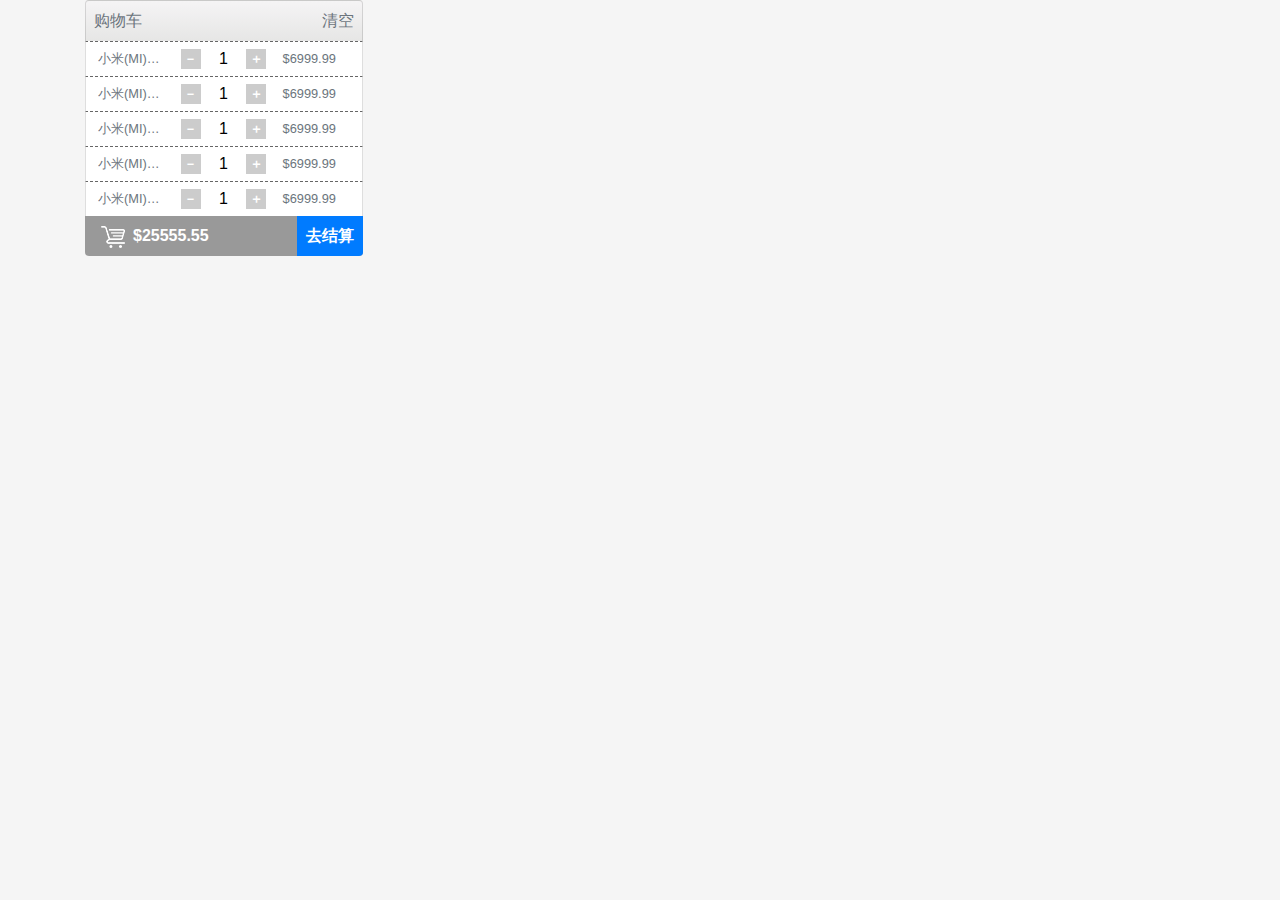
<file: bootPro/bootPro/01_ex.html>
<html lang="en">
	<head>
		<meta charset="UTF-8">
		<title>Document</title>
		<meta name="viewport" content="width=device-width,initial-scale=1">
		<link rel="stylesheet" href="css/bootstrap.css">
		<script src="js/jquery.min.js"></script>
		<script src="js/popper.min.js"></script>
		<script src="js/bootstrap.min.js"></script>
		<style>
			body{background-color: #f5f5f5;}
			.font_small{font-size: 0.8rem;}
			.bg_gray{background:linear-gradient(to bottom, #f5f4f5, #e6e6e5)}
			.border-top{border-top:1px dashed #666 !important;}
			.my_input{
				width: 5%;
				border: 0;outline: 0;
			}
			.my_btn{
				width: 1.25rem;height: 1.25rem;
				line-height: 0;
				padding:0;
				background-color: #ccc;
				font-size: 0.8rem;
				font-weight: bolder;
				color:#fff;
				outline: 0;border: 0;
			}
			.my_bg{background-color: #999;}
			.rounded-bottom-right{border-bottom-right-radius: .25rem ;}
		</style>
	</head>
	<body>
		<div class="container">
			<div class="row no-gutters">
				<div class="col-sm-12 col-lg-3">
					<ul class="list-group">
						<li class="bg_gray p-2 list-group-item d-flex justify-content-between">
							<span class="text-muted">购物车</span>
							<a class="text-muted" href="#"> 清空</a>
						</li>
						<li class="p-1 list-group-item bg-white border-top d-flex justify-content-around align-items-center">
							<p class="mb-0 font_small text-muted w-25 text-truncate">小米(MI)Air 13.3英寸全金属超轻薄笔记本(i5-6200U 8G 256G PCIE固态 940MX独显 FHD WIN10)银</p>
							<button class="my_btn">－</button>
							<input class="my_input" type="text" value="1">
							<button class="my_btn">＋</button>
							<p class="mb-0 font_small text-muted w-25">$6999.99</p>
						</li>
						<li class="p-1 list-group-item bg-white border-top d-flex justify-content-around align-items-center">
							<p class="mb-0 font_small text-muted w-25 text-truncate">小米(MI)Air 13.3英寸全金属超轻薄笔记本(i5-6200U 8G 256G PCIE固态 940MX独显 FHD WIN10)银</p>
							<button class="my_btn">－</button>
							<input class="my_input" type="text" value="1">
							<button class="my_btn">＋</button>
							<p class="mb-0 font_small text-muted w-25">$6999.99</p>
						</li>
						<li class="p-1 list-group-item bg-white border-top d-flex justify-content-around align-items-center">
							<p class="mb-0 font_small text-muted w-25 text-truncate">小米(MI)Air 13.3英寸全金属超轻薄笔记本(i5-6200U 8G 256G PCIE固态 940MX独显 FHD WIN10)银</p>
							<button class="my_btn">－</button>
							<input class="my_input" type="text" value="1">
							<button class="my_btn">＋</button>
							<p class="mb-0 font_small text-muted w-25">$6999.99</p>
						</li>
						<li class="p-1 list-group-item bg-white border-top d-flex justify-content-around align-items-center">
							<p class="mb-0 font_small text-muted w-25 text-truncate">小米(MI)Air 13.3英寸全金属超轻薄笔记本(i5-6200U 8G 256G PCIE固态 940MX独显 FHD WIN10)银</p>
							<button class="my_btn">－</button>
							<input class="my_input" type="text" value="1">
							<button class="my_btn">＋</button>
							<p class="mb-0 font_small text-muted w-25">$6999.99</p>
						</li>
						<li class="p-1 list-group-item bg-white border-top d-flex justify-content-around align-items-center">
							<p class="mb-0 font_small text-muted w-25 text-truncate">小米(MI)Air 13.3英寸全金属超轻薄笔记本(i5-6200U 8G 256G PCIE固态 940MX独显 FHD WIN10)银</p>
							<button class="my_btn">－</button>
							<input class="my_input" type="text" value="1">
							<button class="my_btn">＋</button>
							<p class="mb-0 font_small text-muted w-25">$6999.99</p>
						</li>
						<li class="text-white border-0 font-weight-bold p-0 pl-3 align-items-center my_bg list-group-item d-flex justify-content-between">
							<div><img class="mr-2" src="img/foodstore/foodstore_car_2.png">$25555.55</div>
							<a class="text-white bg-primary rounded-bottom-right py-2 w-25 text-center" href="#">去结算</a>
						</li>
					</ul>
				</div>
			</div>
		</div>
	</body>
</html>
</file>
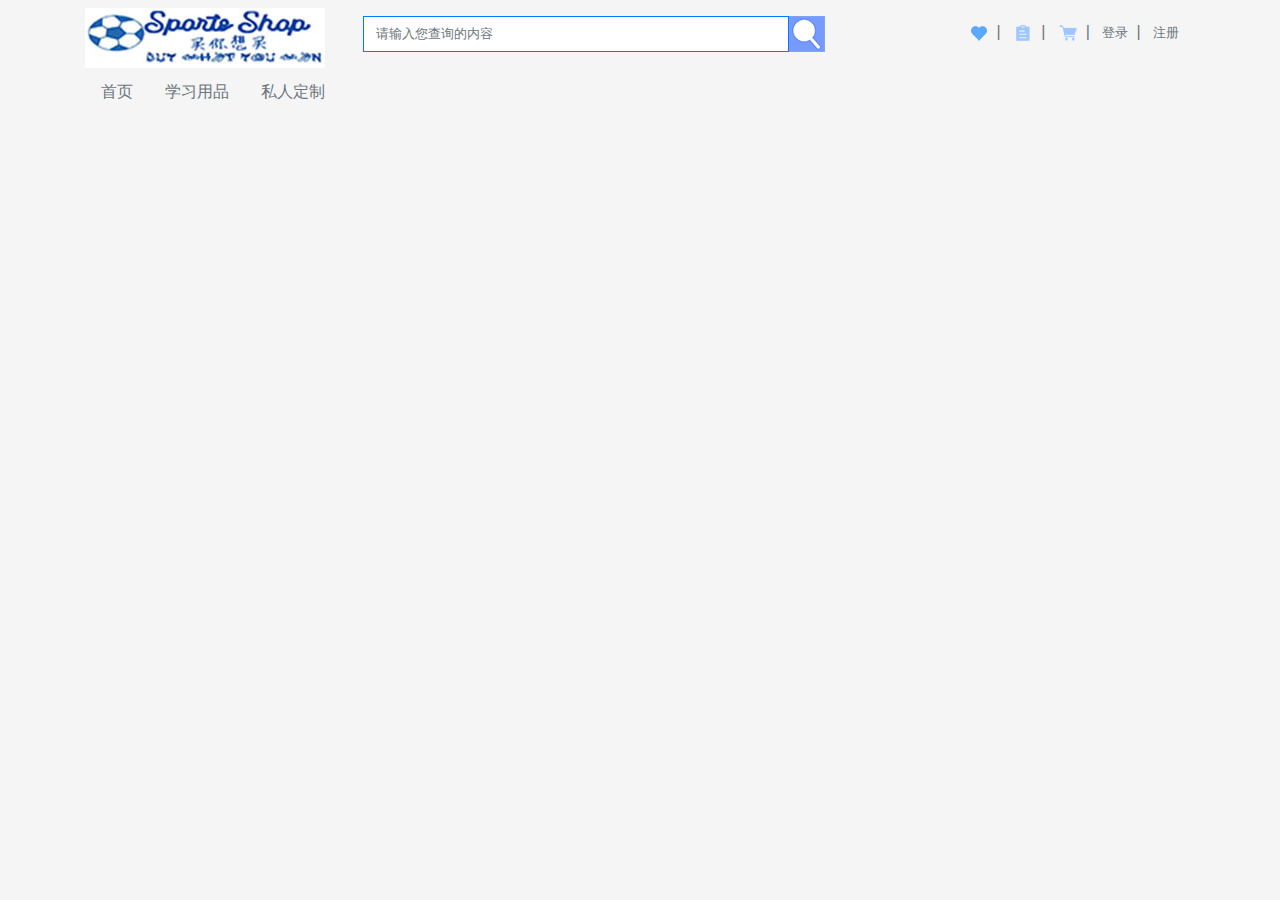
<file: bootPro/bootPro/header.html>
<html lang="en">
	<head>
		<meta charset="UTF-8">
		<title>Document</title>
		<meta name="viewport" content="width=device-width,initial-scale=1">
		<link rel="stylesheet" href="css/bootstrap.css">
		<script src="js/jquery.min.js"></script>
		<script src="js/popper.min.js"></script>
		<script src="js/bootstrap.min.js"></script>
		<link rel="stylesheet" href="css/comm.css">
		<link rel="stylesheet" href="css/header.css">
<!--		<script type="text/javascript">-->
<!--			$(function(){-->
<!--				gotoLogin();-->
<!--			});-->
<!--			function gotoLogin()-->
<!--			{-->
<!--				// window.location.href='login.html'l-->
<!--				 alert("haha");-->
<!--			}-->

<!--		</script>-->
	</head>
	<body>
		<div class="container mt-2">
			<div class="row no-gutters">
				<div class="col-lg-3 col-sm-12">
					<a href=""><img src="img/header/logo.png" alt=""></a>
				</div>
				<div class="col-lg-5 col-sm-12">
					<div class="d-flex mt-2">
						<input class="form-control my_input1 rounded-0 border-primary font_small" type="text" placeholder="请输入您查询的内容">
						<a href="#"><img src="img/header/search.png" alt=""></a>
					</div>
				</div>
				<div class="col-lg-4 col-sm-12">
					<ul class="breadcrumb bg-transparent justify-content-lg-end">
						<li class="breadcrumb-item">
							<a href="#"><img src="img/header/care.png"></a>
						</li>
						<li class="breadcrumb-item">
							<a href="#"><img src="img/header/order.png"></a>
						</li>
						<li class="breadcrumb-item">
							<a href="#"><img src="img/header/shop_car.png"></a>
						</li>
						<li class="breadcrumb-item">
							<a class="text-muted font_small" href="#">登录</a>
						</li>

<!--							<input type="button" value="登录" onclick="gotoLogin()"></input>-->


						<li class="breadcrumb-item">
							<a class="text-muted font_small" href="#">注册</a>
						</li>
					</ul>

				</div>

			</div>
			<ul class="nav">

				<li class="nav-item"><a class="nav-link text-muted" href="#">首页</a></li>
				<li class="nav-item"><a class="nav-link text-muted" href="#">学习用品</a></li>
				<li class="nav-item"><a class="nav-link text-muted" href="#">私人定制</a></li>
			</ul>
		</div>
	</body>
</html>
</file>
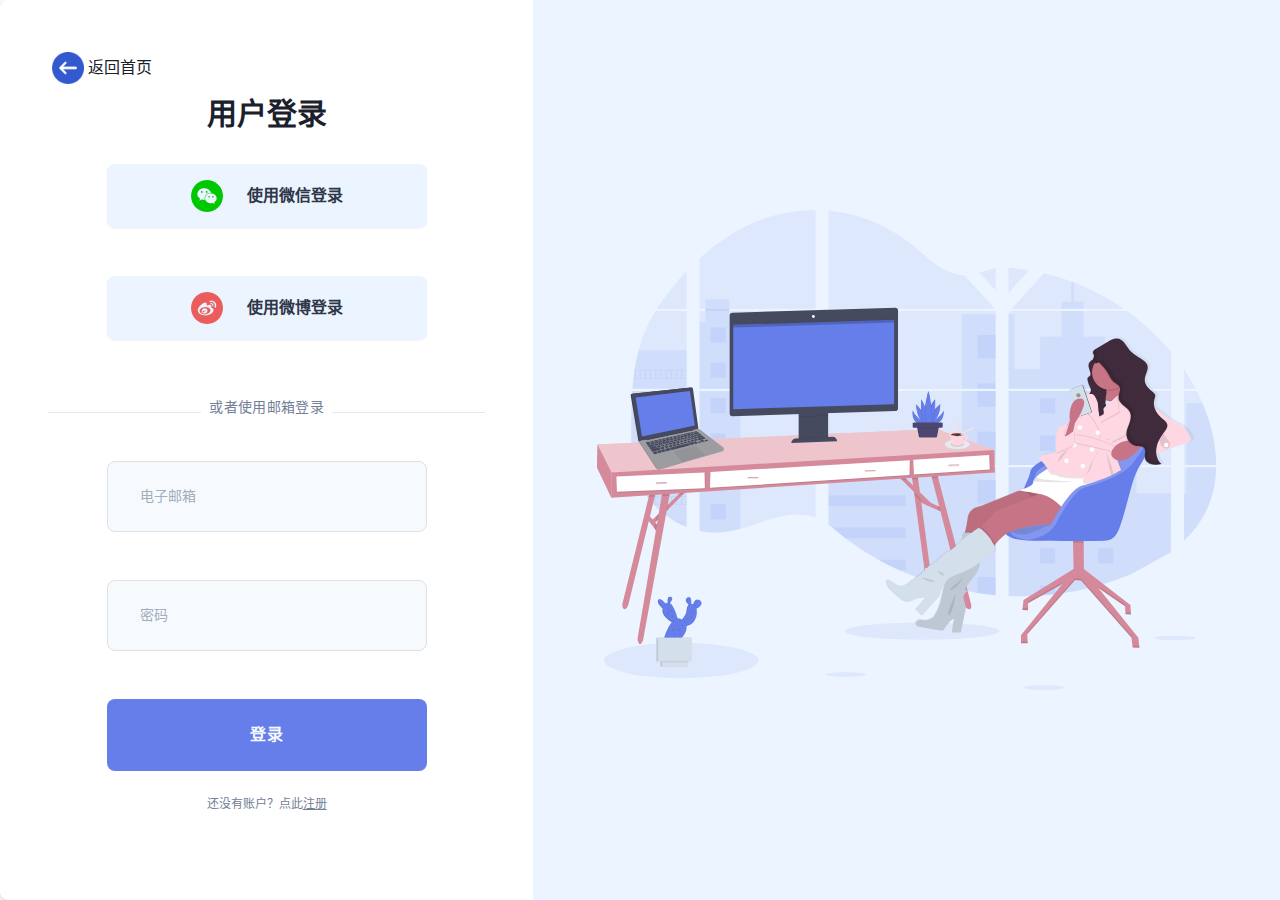
<file: bootPro/bootPro/login.html>
<!DOCTYPE html>
<html lang="zh-CN">
<head>
    <meta charset="utf-8">
    <meta name="viewport" content="width=device-width, initial-scale=1, maximum-scale=1">
    <title>登录</title>
    <link rel="stylesheet" href="css/bootstrap.css">
    <script src="js/jquery.min.js"></script>
    <script src="js/popper.min.js"></script>
    <script src="js/bootstrap.min.js"></script>
    <link rel="stylesheet" href="css/tailwind.min.css">
    <link rel="stylesheet" href="css/comm.css">
    <style>
        .dowebok .weixin, .dowebok .weibo {
            display: inline-block;
            width: 32px;
            height: 32px;
            background-size: cover;
        }

        .dowebok .weixin {
            background-image: url(img/weixin.png);
        }

        .dowebok .weibo {
            background-image: url(img/weibo.png);
        }
    </style>
    <script type="text/javascript">
        function gotoindex(){
           // window.history.go(-1);
            window.location.href='index.html';
        }
    </script>
</head>


<body class="min-h-screen bg-gray-100 text-gray-900 flex justify-center dowebok">
<!--    <header>-->
<!--        <iframe class="my_header" scrolling="no" src="header.html"></iframe>-->
<!--    </header>-->
    <div class="max-w-screen-xl m-0 sm:m-20 bg-white shadow sm:rounded-lg flex justify-center flex-1">
        <div class="lg:w-1/2 xl:w-5/12 p-6 sm:p-12">
            <img src="img/goback.png" class="float-left h-10 w-10" onclick="goback()"><p class="float-left mt-2" onclick="gotoindex()">返回首页</p>

            <div class="mt-12 flex flex-col items-center">

                <h1 class="text-2xl xl:text-3xl font-extrabold">用户登录</h1>
                <div class="w-full flex-1 mt-8">

                    <div class="flex flex-col items-center">
                        <button class="w-full max-w-xs font-bold shadow-sm rounded-lg py-3 bg-indigo-100 text-gray-800 flex items-center justify-center ease-in-out focus:outline-none hover:shadow focus:shadow-sm focus:shadow-outline">
                            <div class="weixin"></div>
                            <span class="ml-4">使用微信登录</span>
                        </button>
                        <button class="w-full max-w-xs font-bold shadow-sm rounded-lg py-3 bg-indigo-100 text-gray-800 flex items-center justify-center ease-in-out focus:outline-none hover:shadow focus:shadow-sm focus:shadow-outline mt-5">
                            <div class="weibo"></div>
                            <span class="ml-4">使用微博登录</span>
                        </button>
                    </div>

                    <div class="my-12 border-b text-center">
                        <div class="leading-none px-2 inline-block text-sm text-gray-600 tracking-wide font-medium bg-white transform translate-y-1/2">或者使用邮箱登录</div>
                    </div>

                    <form method="" action="">
                    <div class="mx-auto max-w-xs">
                        <input class="w-full px-8 py-4 rounded-lg font-medium bg-gray-100 border border-gray-200 placeholder-gray-500 text-sm focus:outline-none focus:border-gray-400 focus:bg-white" type="email" name="email" placeholder="电子邮箱" />
                        <input class="w-full px-8 py-4 rounded-lg font-medium bg-gray-100 border border-gray-200 placeholder-gray-500 text-sm focus:outline-none focus:border-gray-400 focus:bg-white mt-5" type="password" name="password" placeholder="密码" />
                        <input type="submit" value="登录" class="mt-5 tracking-wide font-semibold bg-indigo-500 text-gray-100 w-full py-4 rounded-lg hover:bg-indigo-700 ease-in-out flex items-center justify-center focus:shadow-outline focus:outline-none">
<!--                            <span class="ml-3">登 录 </span>-->
                        </input>
<!--                        <input type="checkbox">-->
<!--                        <p class="mt-6 text-xs text-gray-600 text-center">我同意并遵守服务协议</p>-->
                        <p class="mt-6 text-xs text-gray-600 text-center">还没有账户？点此<a href="register.html"  style="text-decoration:underline;">注册</a></p>
                    </div>
                    </form>
                </div>
            </div>
        </div>
        <div class="flex-1 bg-indigo-100 text-center hidden lg:flex">
            <div class="m-12 xl:m-16 w-full bg-contain bg-center bg-no-repeat" style="background-image: url('img/dowebok.svg');"></div>
        </div>
    </div>
<!--    <footer>-->
<!--        <iframe class="my_footer" src="footer.html" scrolling="no"></iframe>-->
<!--    </footer>-->
</body>
</html>
</file>
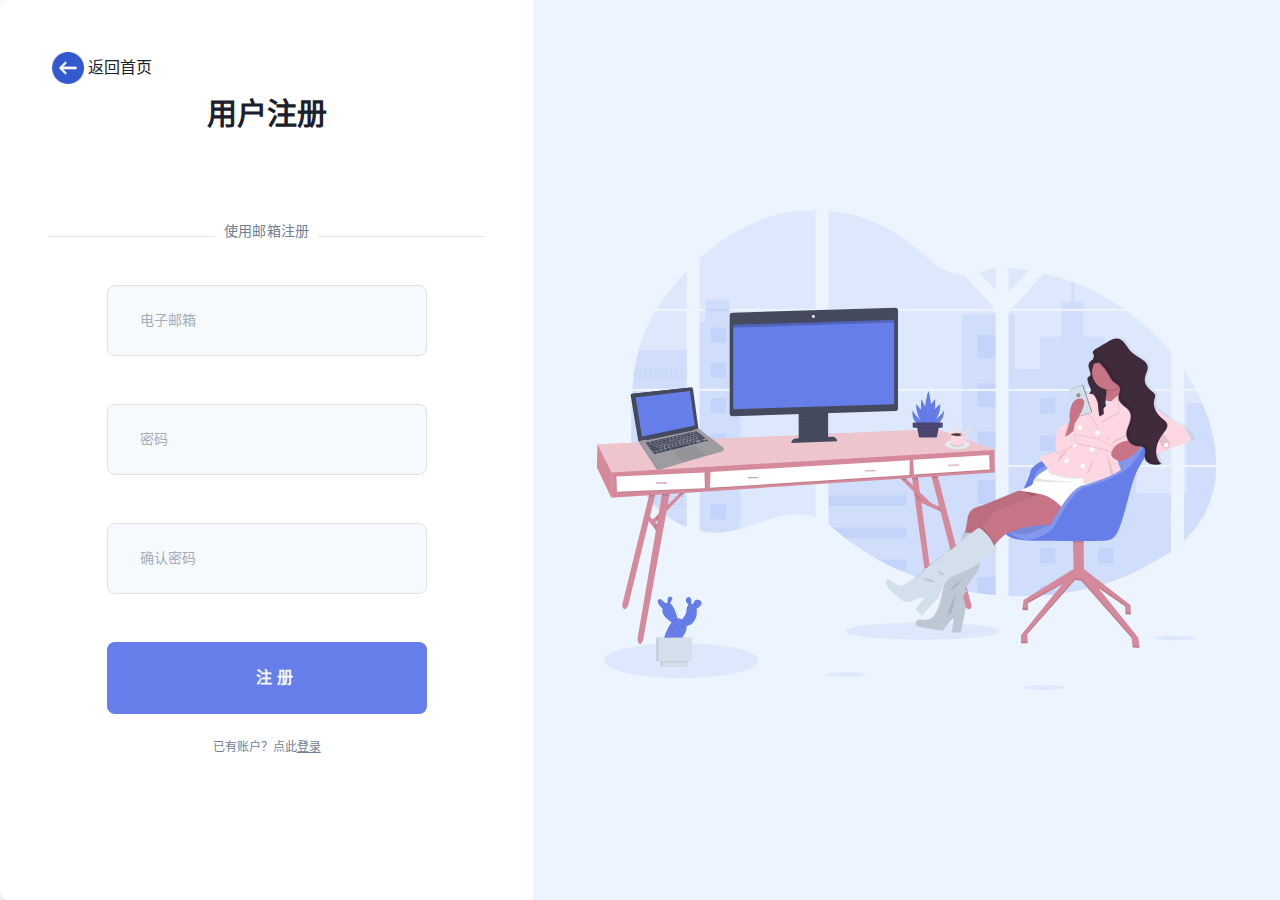
<file: bootPro/bootPro/register.html>
<!DOCTYPE html>
<html lang="zh-CN">
<head>
    <meta charset="utf-8">
    <meta name="viewport" content="width=device-width, initial-scale=1, maximum-scale=1">
    <title>注册</title>
    <link rel="stylesheet" href="css/bootstrap.css">
    <script src="js/jquery.min.js"></script>
    <script src="js/popper.min.js"></script>
    <script src="js/bootstrap.min.js"></script>
    <link rel="stylesheet" href="css/tailwind.min.css">
    <link rel="stylesheet" href="css/comm.css">
    <style>
        .dowebok .weixin, .dowebok .weibo {
            display: inline-block;
            width: 32px;
            height: 32px;
            background-size: cover;
        }

        .dowebok .weixin {
            background-image: url(img/weixin.png);
        }

        .dowebok .weibo {
            background-image: url(img/weibo.png);
        }
    </style>
    <script type="text/javascript">
        function gotoindex(){
          //  window.history.go(-1);
            window.location.href='index.html';
        }
    </script>
</head>


<body class="min-h-screen bg-gray-100 text-gray-900 flex justify-center dowebok">
<!--    <header>-->
<!--        <iframe class="my_header" scrolling="no" src="header.html"></iframe>-->
<!--    </header>-->
<div class="max-w-screen-xl m-0 sm:m-20 bg-white shadow sm:rounded-lg flex justify-center flex-1">
    <div class="lg:w-1/2 xl:w-5/12 p-6 sm:p-12">
        <img src="img/goback.png" class="float-left h-10 w-10" onclick="goback()"><p class="float-left mt-2" onclick="gotoindex()">返回首页</p>
        <div class="mt-12 flex flex-col items-center">
            <h1 class="text-2xl xl:text-3xl font-extrabold">用户注册</h1>
            <div class="w-full flex-1 mt-8">

<!--                <div class="flex flex-col items-center">-->
<!--                    <button class="w-full max-w-xs font-bold shadow-sm rounded-lg py-3 bg-indigo-100 text-gray-800 flex items-center justify-center ease-in-out focus:outline-none hover:shadow focus:shadow-sm focus:shadow-outline">-->
<!--                        <div class="weixin"></div>-->
<!--                        <span class="ml-4">使用微信登录</span>-->
<!--                    </button>-->
<!--                    <button class="w-full max-w-xs font-bold shadow-sm rounded-lg py-3 bg-indigo-100 text-gray-800 flex items-center justify-center ease-in-out focus:outline-none hover:shadow focus:shadow-sm focus:shadow-outline mt-5">-->
<!--                        <div class="weibo"></div>-->
<!--                        <span class="ml-4">使用微博登录</span>-->
<!--                    </button>-->
<!--                </div>-->
<!--                <div >-->
<!--                    <img src="img/weixin.png" class="float h-8 w-8 text-center" alt="">-->
<!--                    <img src="img/weibo.png" class="float-left h-8 w-8 text-center" alt="">-->
<!--                </div>-->
                <div class="my-12 border-b text-center">
                    <div class="leading-none px-2 inline-block text-sm text-gray-600 tracking-wide font-medium bg-white transform translate-y-1/2">使用邮箱注册</div>
                </div>

                <form action="" method="">


                <div class="mx-auto max-w-xs">
                    <input class="w-full px-8 py-4 rounded-lg font-medium bg-gray-100 border border-gray-200 placeholder-gray-500 text-sm focus:outline-none focus:border-gray-400 focus:bg-white" type="email" name="email" placeholder="电子邮箱" />
                    <input class="w-full px-8 py-4 rounded-lg font-medium bg-gray-100 border border-gray-200 placeholder-gray-500 text-sm focus:outline-none focus:border-gray-400 focus:bg-white mt-5" type="password" name="password" placeholder="密码" />
                    <input class="w-full px-8 py-4 rounded-lg font-medium bg-gray-100 border border-gray-200 placeholder-gray-500 text-sm focus:outline-none focus:border-gray-400 focus:bg-white mt-5" type="password" name="password2" placeholder="确认密码" />

                    <button class="mt-5 tracking-wide font-semibold bg-indigo-500 text-gray-100 w-full py-4 rounded-lg hover:bg-indigo-700 ease-in-out flex items-center justify-center focus:shadow-outline focus:outline-none">
                        <span class="ml-3">注 册 </span>
                    </button>
                    <!--                        <input type="checkbox">-->
                    <p class="mt-6 text-xs text-gray-600 text-center">已有账户？点此<a href="login.html" style="text-decoration:underline;">登录</a></p>

                </div>
                </form>
            </div>
        </div>
    </div>
    <div class="flex-1 bg-indigo-100 text-center hidden lg:flex">
        <div class="m-12 xl:m-16 w-full bg-contain bg-center bg-no-repeat" style="background-image: url('img/dowebok.svg');"></div>
    </div>
</div>
<!--    <footer>-->
<!--        <iframe class="my_footer" src="footer.html" scrolling="no"></iframe>-->
<!--    </footer>-->
</body>
</html>
</file>
<file: bootPro/bootPro/css/comm.css>
*{margin:0;padding:0;}
body{background-color: #f5f5f5;}
.font_small{font-size: 0.8rem;}
.my_header,.my_footer{
	width: 100%;
	border: 0;
}
@media (min-width:576px) {
	.my_header{height: 12rem;}
	.my_footer{height: 31rem;}
}
@media (min-width:992px) {
	.my_header{height: 6.5rem;}
	.my_footer{height: 20rem;}
}
</file>
<file: bootPro/bootPro/css/header.css>
.my_input1:focus{box-shadow: 0px 0px 0px 0px #000;}
.breadcrumb-item+.breadcrumb-item::before{content: "|";}
</file>
